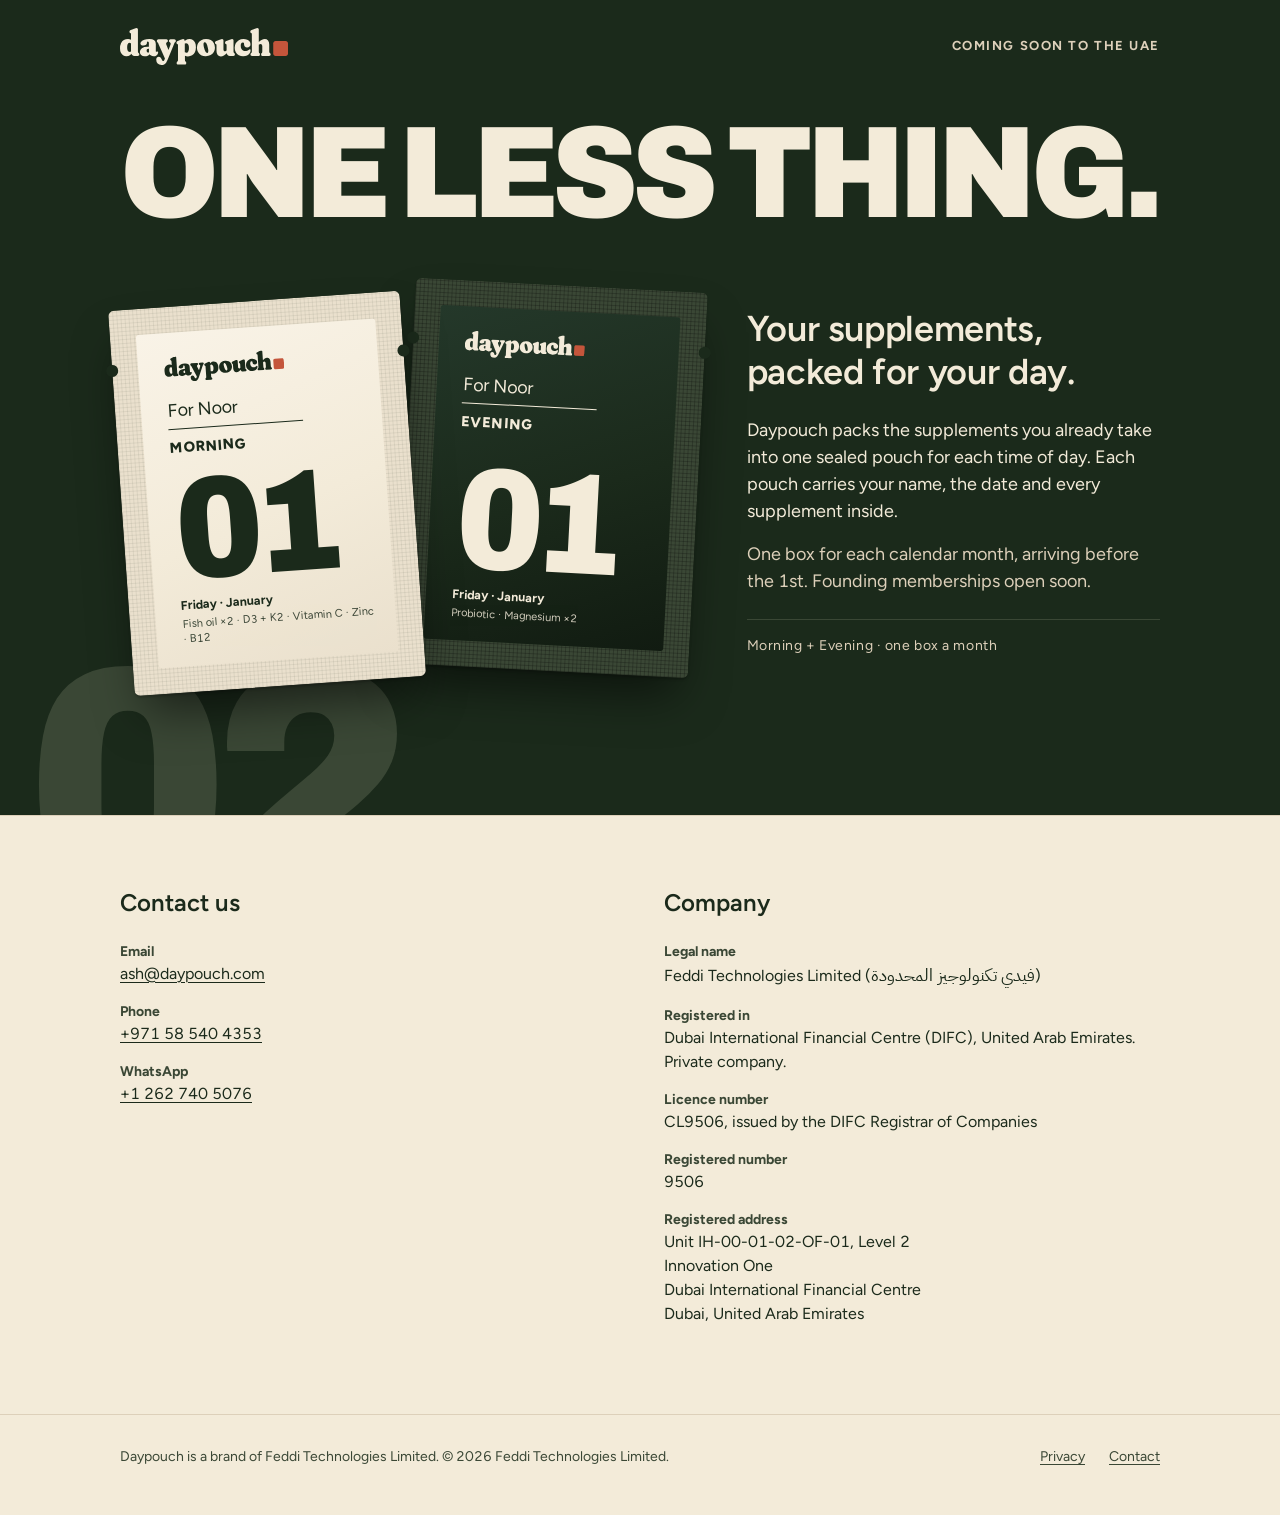
<file: index.html>
<!doctype html>
<html lang="en" dir="ltr">
<head>
<meta charset="utf-8">
<meta name="viewport" content="width=device-width, initial-scale=1">
<title>Daypouch · One less thing. A brand of Feddi Technologies Limited</title>
<meta name="description" content="Daypouch packs the supplements you already take into one sealed pouch for each time of day, Morning and Evening. A brand of Feddi Technologies Limited, Dubai International Financial Centre, UAE.">
<link rel="canonical" href="https://daypouch.com/">
<meta name="robots" content="index, follow">
<meta name="theme-color" content="#f3ebd9">
<meta property="og:type" content="website">
<meta property="og:site_name" content="Daypouch">
<meta property="og:title" content="Daypouch · One less thing.">
<meta property="og:description" content="The supplements you already take, packed into one sealed pouch for each time of day. A brand of Feddi Technologies Limited, Dubai, UAE.">
<meta property="og:url" content="https://daypouch.com/">
<meta property="og:image" content="https://daypouch.com/img/og.png">
<meta property="og:image:width" content="1200">
<meta property="og:image:height" content="630">
<meta property="og:locale" content="en_AE">
<meta name="twitter:card" content="summary_large_image">
<link rel="icon" href="/img/favicon.svg" type="image/svg+xml">
<link rel="icon" href="/img/favicon-32.png" sizes="32x32" type="image/png">
<link rel="apple-touch-icon" href="/img/apple-touch-icon.png">
<link rel="manifest" href="/site.webmanifest">
<link rel="preload" href="/fonts/archivo-wdth.woff2" as="font" type="font/woff2" crossorigin>
<link rel="preload" href="/fonts/figtree.woff2" as="font" type="font/woff2" crossorigin>
<link rel="stylesheet" href="/site.css">
<script type="application/ld+json">
{
  "@context": "https://schema.org",
  "@type": "Organization",
  "@id": "https://daypouch.com/#organization",
  "name": "Feddi Technologies Limited",
  "legalName": "Feddi Technologies Limited",
  "alternateName": ["Daypouch", "Feddi Technologies"],
  "brand": { "@type": "Brand", "name": "Daypouch", "slogan": "One less thing." },
  "url": "https://daypouch.com/",
  "areaServed": "AE",
  "logo": "https://daypouch.com/img/icon-512.png",
  "email": "ash@daypouch.com",
  "telephone": "+971-58-540-4353",
  "address": {
    "@type": "PostalAddress",
    "streetAddress": "Unit IH-00-01-02-OF-01, Level 2, Innovation One, Dubai International Financial Centre",
    "addressLocality": "Dubai",
    "addressCountry": "AE"
  },
  "identifier": [
    { "@type": "PropertyValue", "propertyID": "DIFC licence number", "value": "CL9506" },
    { "@type": "PropertyValue", "propertyID": "DIFC registered number", "value": "9506" }
  ],
  "contactPoint": {
    "@type": "ContactPoint",
    "contactType": "customer support",
    "email": "ash@daypouch.com",
    "telephone": "+971-58-540-4353",
    "availableLanguage": ["English"]
  }
}
</script>
</head>
<body>
<a class="skip" href="#main">Skip to content</a>
<header class="band">
  <div class="wrap bar">
    <a href="/" aria-label="Daypouch home"><img src="/img/wordmark-cream.svg" alt="daypouch" width="168" height="37"></a>
    <p class="bar__note">Coming soon to the UAE</p>
  </div>
</header>

<main id="main">
  <div class="band band--hero">
  <div class="hero wrap">
    <h1 class="display">One less thing.</h1>
    <div class="hero__grid">
      <div class="pouches" role="img" aria-label="Two Daypouch pouches for a member called Noor: Morning and Evening, day 01, each label listing the supplements inside.">
        <div class="pouch is-morning" aria-hidden="true">
          <div class="pouch__face">
            <img class="pouch__mark" src="/img/wordmark-moss.svg" alt="" width="120" height="26">
            <p class="pouch__for">For Noor</p>
            <p class="pouch__occ">Morning</p>
            <p class="pouch__day">01</p>
            <p class="pouch__date">Friday · January</p>
            <p class="pouch__list">Fish oil ×2 · D3 + K2 · Vitamin C · Zinc · B12</p>
          </div>
        </div>
        <div class="pouch is-evening" aria-hidden="true">
          <div class="pouch__face">
            <img class="pouch__mark" src="/img/wordmark-cream.svg" alt="" width="120" height="26">
            <p class="pouch__for">For Noor</p>
            <p class="pouch__occ">Evening</p>
            <p class="pouch__day">01</p>
            <p class="pouch__date">Friday · January</p>
            <p class="pouch__list">Probiotic · Magnesium ×2</p>
          </div>
        </div>
      </div>
      <div class="hero__copy">
        <p class="hero__lead">Your supplements, packed for your day.</p>
        <p class="lede">Daypouch packs the supplements you already take into one sealed pouch for each time of day. Each pouch carries your name, the date and every supplement inside.</p>
        <p class="lede">One box for each calendar month, arriving before the 1st. Founding memberships open soon.</p>
        <p class="hero__meta">Morning + Evening · one box a month</p>
      </div>
    </div>
  </div>
  <p class="next" aria-hidden="true">02</p>
  </div>

  <section id="contact" aria-labelledby="contact-h">
    <div class="wrap cols">
      <div>
        <h2 id="contact-h">Contact us</h2>
        <dl>
          <dt>Email</dt>
          <dd><a href="mailto:ash@daypouch.com">ash@daypouch.com</a></dd>
          <dt>Phone</dt>
          <dd><a href="tel:+971585404353">+971 58 540 4353</a></dd>
          <dt>WhatsApp</dt>
          <dd><a href="https://wa.me/12627405076">+1 262 740 5076</a></dd>
        </dl>
      </div>
      <div>
        <h2 id="company-h">Company</h2>
        <dl aria-labelledby="company-h">
          <dt>Legal name</dt>
          <dd>Feddi Technologies Limited (<span lang="ar" dir="rtl">فيدي تكنولوجيز المحدودة</span>)</dd>
          <dt>Registered in</dt>
          <dd>Dubai International Financial Centre (DIFC), United Arab Emirates. Private company.</dd>
          <dt>Licence number</dt>
          <dd>CL9506, issued by the DIFC Registrar of Companies</dd>
          <dt>Registered number</dt>
          <dd>9506</dd>
          <dt>Registered address</dt>
          <dd><address>Unit IH-00-01-02-OF-01, Level 2<br>Innovation One<br>Dubai International Financial Centre<br>Dubai, United Arab Emirates</address></dd>
        </dl>
      </div>
    </div>
  </section>
</main>

<footer>
  <div class="wrap">
    <p>Daypouch is a brand of Feddi Technologies Limited. © 2026 Feddi Technologies Limited.</p>
    <nav aria-label="Legal"><a href="/privacy/">Privacy</a><a href="#contact">Contact</a></nav>
  </div>
</footer>
</body>
</html>
</file>
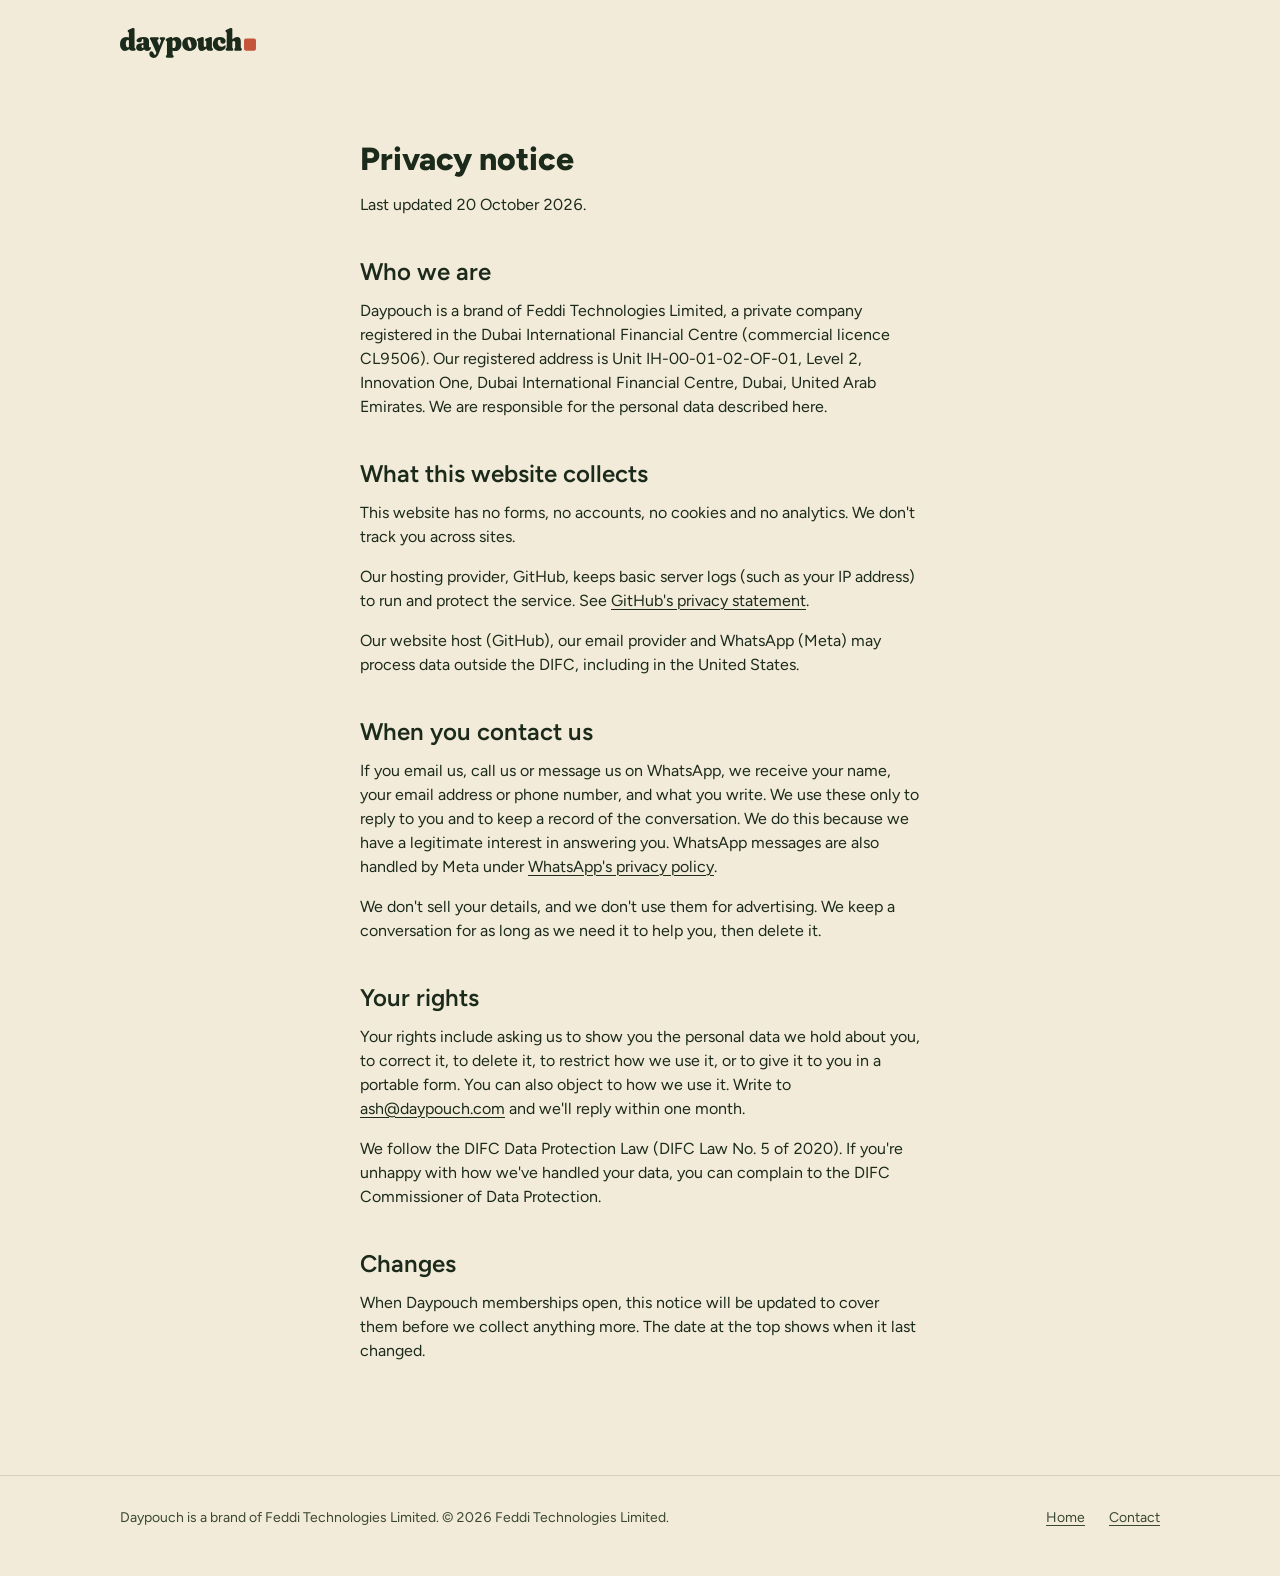
<file: privacy/index.html>
<!doctype html>
<html lang="en" dir="ltr">
<head>
<meta charset="utf-8">
<meta name="viewport" content="width=device-width, initial-scale=1">
<title>Privacy notice · Daypouch</title>
<meta name="description" content="How Feddi Technologies Limited, which runs Daypouch, uses the details you give us.">
<link rel="canonical" href="https://daypouch.com/privacy/">
<meta name="robots" content="index, follow">
<meta name="theme-color" content="#f3ebd9">
<meta property="og:type" content="website">
<meta property="og:site_name" content="Daypouch">
<meta property="og:title" content="Privacy notice · Daypouch">
<meta property="og:url" content="https://daypouch.com/privacy/">
<meta property="og:image" content="https://daypouch.com/img/og.png">
<link rel="icon" href="/img/favicon.svg" type="image/svg+xml">
<link rel="icon" href="/img/favicon-32.png" sizes="32x32" type="image/png">
<link rel="apple-touch-icon" href="/img/apple-touch-icon.png">
<link rel="stylesheet" href="/site.css">
</head>
<body>
<a class="skip" href="#main">Skip to content</a>
<header>
  <div class="wrap">
    <a href="/" aria-label="Daypouch home"><img src="/img/wordmark-moss.svg" alt="daypouch" width="136" height="30"></a>
  </div>
</header>

<main id="main" class="page">
  <div class="wrap prose">
    <h1>Privacy notice</h1>
    <p>Last updated 20 October 2026.</p>

    <h2>Who we are</h2>
    <p>Daypouch is a brand of Feddi Technologies Limited, a private company registered in the Dubai International Financial Centre (commercial licence CL9506). Our registered address is Unit IH-00-01-02-OF-01, Level 2, Innovation One, Dubai International Financial Centre, Dubai, United Arab Emirates. We are responsible for the personal data described here.</p>

    <h2>What this website collects</h2>
    <p>This website has no forms, no accounts, no cookies and no analytics. We don't track you across sites.</p>
    <p>Our hosting provider, GitHub, keeps basic server logs (such as your IP address) to run and protect the service. See <a href="https://docs.github.com/en/site-policy/privacy-policies/github-general-privacy-statement">GitHub's privacy statement</a>.</p>
    <p>Our website host (GitHub), our email provider and WhatsApp (Meta) may process data outside the DIFC, including in the United States.</p>

    <h2>When you contact us</h2>
    <p>If you email us, call us or message us on WhatsApp, we receive your name, your email address or phone number, and what you write. We use these only to reply to you and to keep a record of the conversation. We do this because we have a legitimate interest in answering you. WhatsApp messages are also handled by Meta under <a href="https://www.whatsapp.com/legal/privacy-policy">WhatsApp's privacy policy</a>.</p>
    <p>We don't sell your details, and we don't use them for advertising. We keep a conversation for as long as we need it to help you, then delete it.</p>

    <h2>Your rights</h2>
    <p>Your rights include asking us to show you the personal data we hold about you, to correct it, to delete it, to restrict how we use it, or to give it to you in a portable form. You can also object to how we use it. Write to <a href="mailto:ash@daypouch.com">ash@daypouch.com</a> and we'll reply within one month.</p>
    <p>We follow the DIFC Data Protection Law (DIFC Law No. 5 of 2020). If you're unhappy with how we've handled your data, you can complain to the DIFC Commissioner of Data Protection.</p>

    <h2>Changes</h2>
    <p>When Daypouch memberships open, this notice will be updated to cover them before we collect anything more. The date at the top shows when it last changed.</p>
  </div>
</main>

<footer>
  <div class="wrap">
    <p>Daypouch is a brand of Feddi Technologies Limited. © 2026 Feddi Technologies Limited.</p>
    <nav aria-label="Legal"><a href="/">Home</a><a href="/#contact">Contact</a></nav>
  </div>
</footer>
</body>
</html>
</file>
<file: site.css>
/* Daypouch holding page. Values copied from brand/tokens (see apps/web/src/css/tokens.css). */
@font-face {
  font-family: "DP Archivo";
  src:
    url(/fonts/archivo-wdth.woff2) format("woff2-variations"),
    url(/fonts/archivo-wdth.woff2) format("woff2");
  font-weight: 100 900;
  font-stretch: 62% 125%;
  font-display: swap;
}
@font-face {
  font-family: "DP Figtree";
  src:
    url(/fonts/figtree.woff2) format("woff2-variations"),
    url(/fonts/figtree.woff2) format("woff2");
  font-weight: 300 900;
  font-display: swap;
}
@font-face {
  font-family: "DP Plex Arabic";
  src: url(/fonts/plex-ar-400.woff2) format("woff2");
  font-weight: 400;
  font-display: swap;
  unicode-range: U+0600-06FF, U+0750-077F, U+FB50-FDFF, U+FE70-FEFC;
}
:root {
  color-scheme: light;
  --moss-900: #1b2a1b;
  --moss-700: #3a4735;
  --moss-deep: #111b11;
  --cream-100: #f3ebd9;
  --cream-50: #f9f3e7;
  --cream-200: #eae0cd;
  --sand-300: #ddd0ba;
  --surface: var(--cream-100);
  --surface-sunken: var(--cream-200);
  --ink: var(--moss-900);
  --ink-muted: var(--moss-700);
  --border-subtle: var(--sand-300);
  --focus-ring: var(--moss-900);
  --font-display: "DP Archivo", "Archivo", "Arial Narrow", Arial, sans-serif;
  --font-text: "DP Figtree", "Figtree", system-ui, -apple-system, "Segoe UI", Arial, sans-serif;
  --font-ar: "DP Plex Arabic", "IBM Plex Sans Arabic", Tahoma, sans-serif;
  --gutter: 20px;
  --wrap: 1120px;
}
@media (min-width: 768px) {
  :root {
    --gutter: 40px;
  }
}
*,
*::before,
*::after {
  box-sizing: border-box;
}
html {
  -webkit-text-size-adjust: 100%;
  text-size-adjust: 100%;
}
body {
  margin: 0;
  background: var(--surface);
  color: var(--ink);
  font: 400 16px / 24px var(--font-text);
  font-variant-numeric: lining-nums tabular-nums;
}
a {
  color: inherit;
  text-decoration-thickness: 1px;
  text-underline-offset: 3px;
}
a:hover {
  text-decoration-thickness: 2px;
}
:focus-visible {
  outline: 2px solid var(--focus-ring);
  outline-offset: 2px;
  border-radius: 2px;
}
.wrap {
  max-width: var(--wrap);
  margin: 0 auto;
  padding: 0 var(--gutter);
}
.skip {
  position: absolute;
  left: -9999px;
}
.skip:focus {
  left: var(--gutter);
  top: 8px;
  background: var(--cream-50);
  padding: 8px 12px;
}
header {
  padding: 24px 0;
}
header a {
  display: inline-block;
  padding: 4px 0;
}
header img {
  display: block;
  width: 136px;
  height: auto;
}
/* The moss band: header and hero. Evening is moss, so the morning pouch is the one cream thing on it. */
.band {
  --ink: var(--cream-100);
  --ink-muted: var(--sand-300);
  --focus-ring: var(--cream-100);
  background: var(--moss-900);
  color: var(--ink);
}
.bar {
  display: flex;
  align-items: center;
  justify-content: space-between;
  gap: 16px;
}
.band img {
  width: clamp(120px, 14vw, 168px);
}
.bar__note {
  margin: 0;
  font-size: 13px;
  line-height: 18px;
  font-weight: 700;
  letter-spacing: 0.12em;
  text-transform: uppercase;
  color: var(--ink-muted);
}
.band--hero {
  position: relative;
  overflow: hidden;
}
.hero {
  position: relative;
  z-index: 1;
  padding-top: 24px;
  padding-bottom: 128px;
}
.display {
  margin: 0 0 48px;
  font-family: var(--font-display);
  font-weight: 900;
  font-stretch: 90%;
  text-transform: uppercase;
  letter-spacing: -0.045em;
  line-height: 0.86;
  font-size: clamp(56px, 15vw, 120px);
  text-wrap: balance;
}
@media (min-width: 768px) {
  .display {
    font-size: min(10.2vw, 132px);
  }
}
.hero__grid {
  display: grid;
  gap: 56px;
  align-items: center;
}
@media (min-width: 900px) {
  .hero__grid {
    grid-template-columns: 7fr 5fr;
    gap: 48px;
  }
}
.hero__lead {
  margin: 0 0 24px;
  font-size: clamp(26px, 3vw, 36px);
  line-height: 1.2;
  font-weight: 600;
  letter-spacing: -0.01em;
  text-wrap: balance;
}
.lede {
  max-width: 32em;
  margin: 0 0 16px;
  font-size: 18px;
  line-height: 27px;
}
.lede + .lede {
  color: var(--ink-muted);
}
.hero__meta {
  margin: 24px 0 0;
  padding-top: 16px;
  border-top: 1px solid var(--moss-700);
  font-size: 14px;
  line-height: 20px;
  letter-spacing: 0.04em;
  color: var(--ink-muted);
}
/* The next day's number, cut off by the band: tomorrow is already packed. */
.next {
  position: absolute;
  left: calc(var(--gutter) - 0.04em);
  bottom: -0.42em;
  margin: 0;
  font-family: var(--font-display);
  font-weight: 900;
  font-stretch: 90%;
  font-size: clamp(160px, 26vw, 360px);
  line-height: 1;
  letter-spacing: -0.05em;
  color: var(--moss-700);
  pointer-events: none;
  user-select: none;
}

/* Pouches: a sealed sachet with crimped edges, a notch each side, and the label. */
.pouches {
  display: flex;
  justify-content: center;
  padding: 8px 0 16px;
}
.pouch {
  container-type: inline-size;
  position: relative;
  flex: 0 1 340px;
  aspect-ratio: 5 / 6.6;
  padding: 4.5%;
  border-radius: 6px;
  box-shadow:
    0 2px 2px rgba(0, 0, 0, 0.18),
    0 28px 48px -12px rgba(0, 0, 0, 0.55);
}
.pouch::before,
.pouch::after {
  content: "";
  position: absolute;
  top: 14%;
  width: 4%;
  aspect-ratio: 1;
  border-radius: 50%;
  background: var(--moss-900);
}
.pouch::before {
  left: -2%;
}
.pouch::after {
  right: -2%;
}
.is-morning {
  z-index: 1;
  transform: rotate(-4deg) translateY(4%);
  margin-right: -1%;
  background:
    repeating-linear-gradient(90deg, rgba(27, 42, 27, 0.07) 0 1px, transparent 1px 4px),
    repeating-linear-gradient(0deg, rgba(27, 42, 27, 0.07) 0 1px, transparent 1px 4px), var(--cream-200);
  color: var(--moss-900);
}
.is-evening {
  transform: rotate(3deg);
  background:
    repeating-linear-gradient(90deg, rgba(0, 0, 0, 0.22) 0 1px, transparent 1px 4px),
    repeating-linear-gradient(0deg, rgba(0, 0, 0, 0.22) 0 1px, transparent 1px 4px), var(--moss-700);
  color: var(--cream-100);
}
.pouch__face {
  position: relative;
  height: 100%;
  padding: 10% 9% 8% 11%;
  border-radius: 3px;
  display: flex;
  flex-direction: column;
  overflow: hidden;
}
.is-morning .pouch__face {
  background: linear-gradient(160deg, var(--cream-50) 0%, var(--cream-100) 55%, var(--cream-200) 100%);
}
.is-evening .pouch__face {
  background: linear-gradient(160deg, #24382a 0%, var(--moss-900) 55%, var(--moss-deep) 100%);
}
.pouch__face p {
  margin: 0;
}
.band .pouch__mark {
  width: 62%;
  height: auto;
  margin-bottom: 9%;
}
.pouch__for {
  font-size: 7.5cqi;
  line-height: 1.3;
  padding-bottom: 3%;
  border-bottom: 1px solid currentColor;
  width: 70%;
}
.pouch__occ {
  margin-top: 5% !important;
  font-size: 6cqi;
  line-height: 1.2;
  font-weight: 800;
  letter-spacing: 0.08em;
  text-transform: uppercase;
}
.pouch__day {
  margin-top: auto !important;
  font-family: var(--font-display);
  font-weight: 900;
  font-stretch: 90%;
  font-size: 60cqi;
  line-height: 0.82;
  letter-spacing: -0.05em;
  font-variant-numeric: lining-nums tabular-nums;
}
.pouch__date {
  margin-top: 4% !important;
  font-size: 5.2cqi;
  line-height: 1.3;
  font-weight: 700;
}
.pouch__list {
  margin-top: 2% !important;
  font-size: 4.6cqi;
  line-height: 1.35;
  opacity: 0.85;
}
@media (prefers-reduced-motion: no-preference) {
  .pouch {
    transition: transform 640ms cubic-bezier(0.22, 0.8, 0.24, 1);
  }
  .is-morning:hover {
    transform: rotate(-5deg) translateY(1%);
  }
  .is-evening:hover {
    transform: rotate(4deg) translateY(-3%);
  }
}
section {
  padding: 72px 0;
  border-top: 1px solid var(--border-subtle);
}
h2 {
  margin: 0 0 24px;
  font-size: 24px;
  line-height: 30px;
  font-weight: 600;
}
.cols {
  display: grid;
  gap: 32px;
}
@media (min-width: 768px) {
  .cols {
    grid-template-columns: 1fr 1fr;
    gap: 48px;
  }
}
dl {
  margin: 0;
}
dt {
  font-size: 14px;
  line-height: 20px;
  font-weight: 700;
  color: var(--ink-muted);
}
dd {
  margin: 0 0 16px;
}
address {
  font-style: normal;
}
[lang="ar"] {
  font-family: var(--font-ar);
  font-size: 17px;
  line-height: 28px;
}
.prose {
  max-width: 40em;
}
.prose h1 {
  margin: 0 0 16px;
  font-size: 32px;
  line-height: 36px;
  font-weight: 800;
}
.prose h2 {
  margin: 40px 0 12px;
}
.prose p,
.prose ul {
  margin: 0 0 16px;
}
.prose li {
  margin: 0 0 8px;
}
.page {
  padding: 48px 0 96px;
}
footer {
  padding: 32px 0 48px;
  border-top: 1px solid var(--border-subtle);
  font-size: 14px;
  line-height: 20px;
  color: var(--ink-muted);
}
footer .wrap {
  display: flex;
  flex-wrap: wrap;
  gap: 8px 24px;
  justify-content: space-between;
}
footer p {
  margin: 0;
}
footer nav {
  display: flex;
  gap: 24px;
}
footer nav a {
  display: inline-block;
  padding: 12px 0;
  margin: -12px 0;
}
</file>
